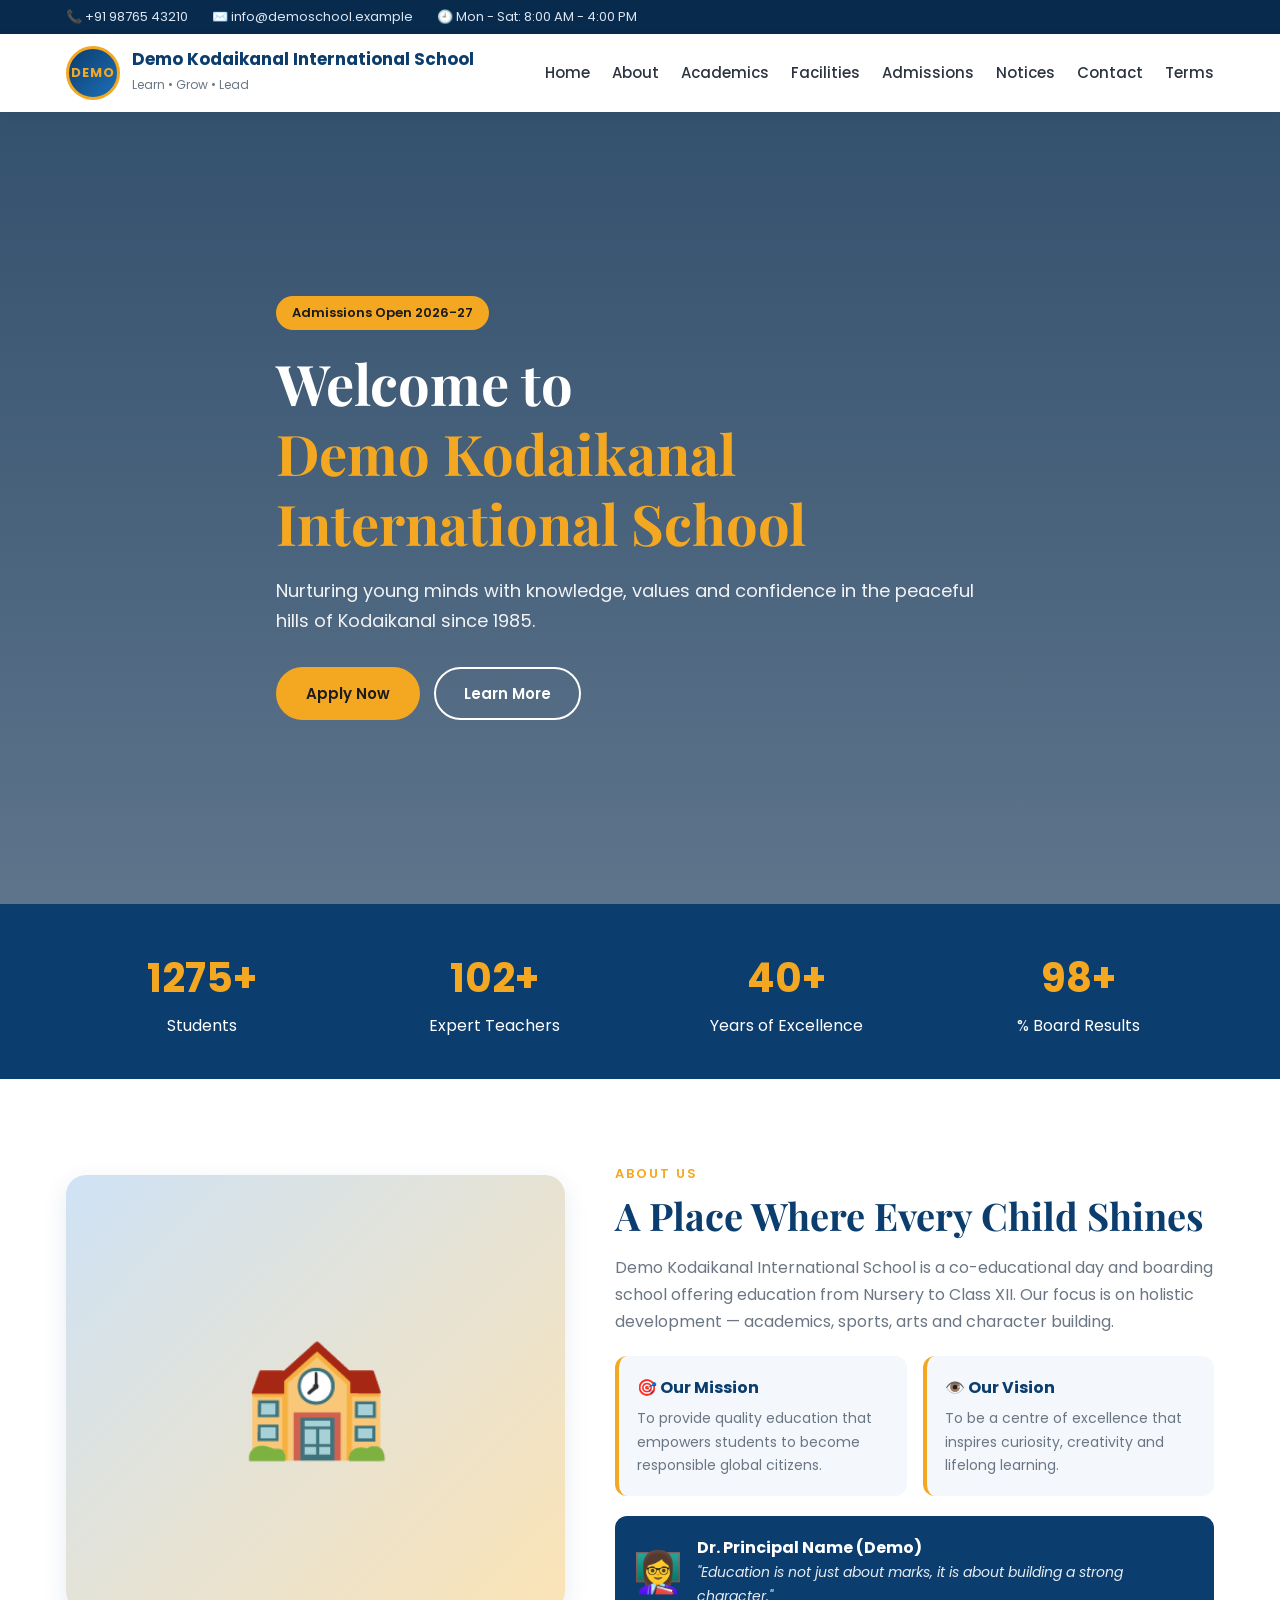
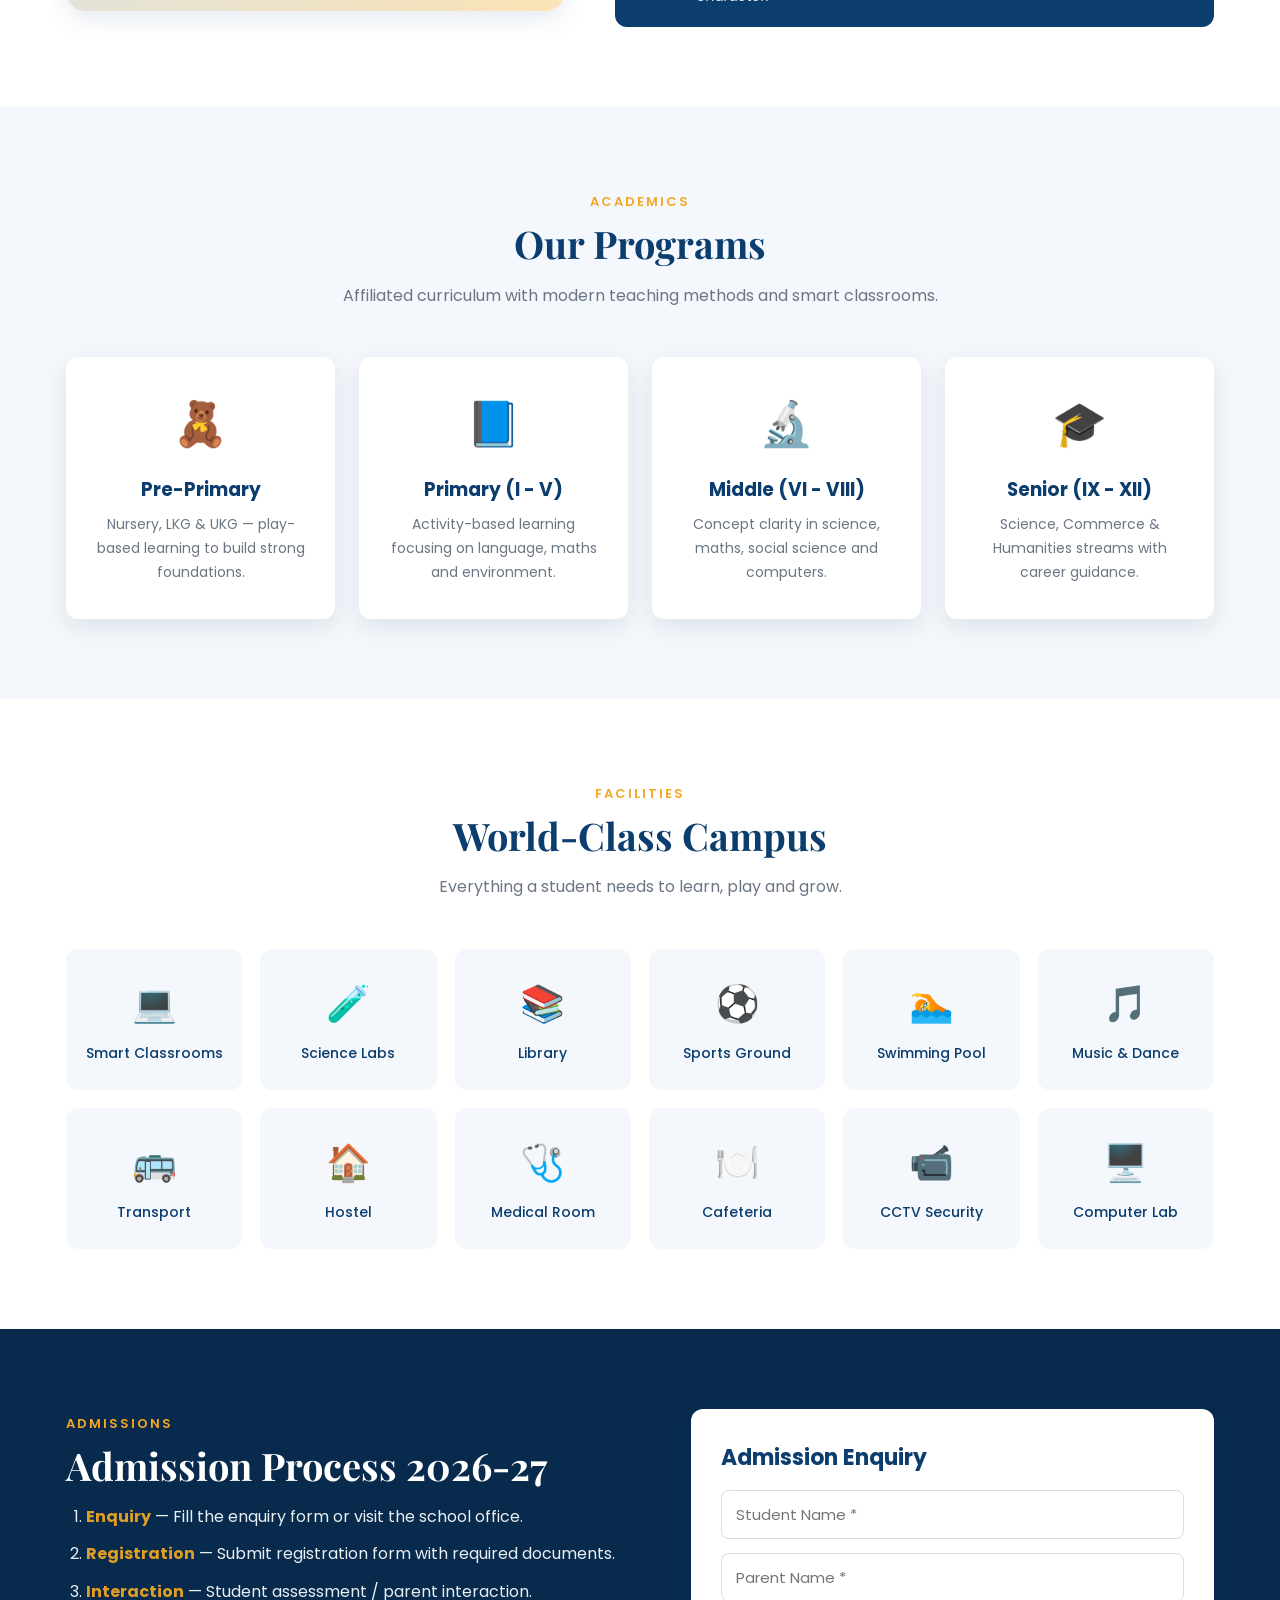
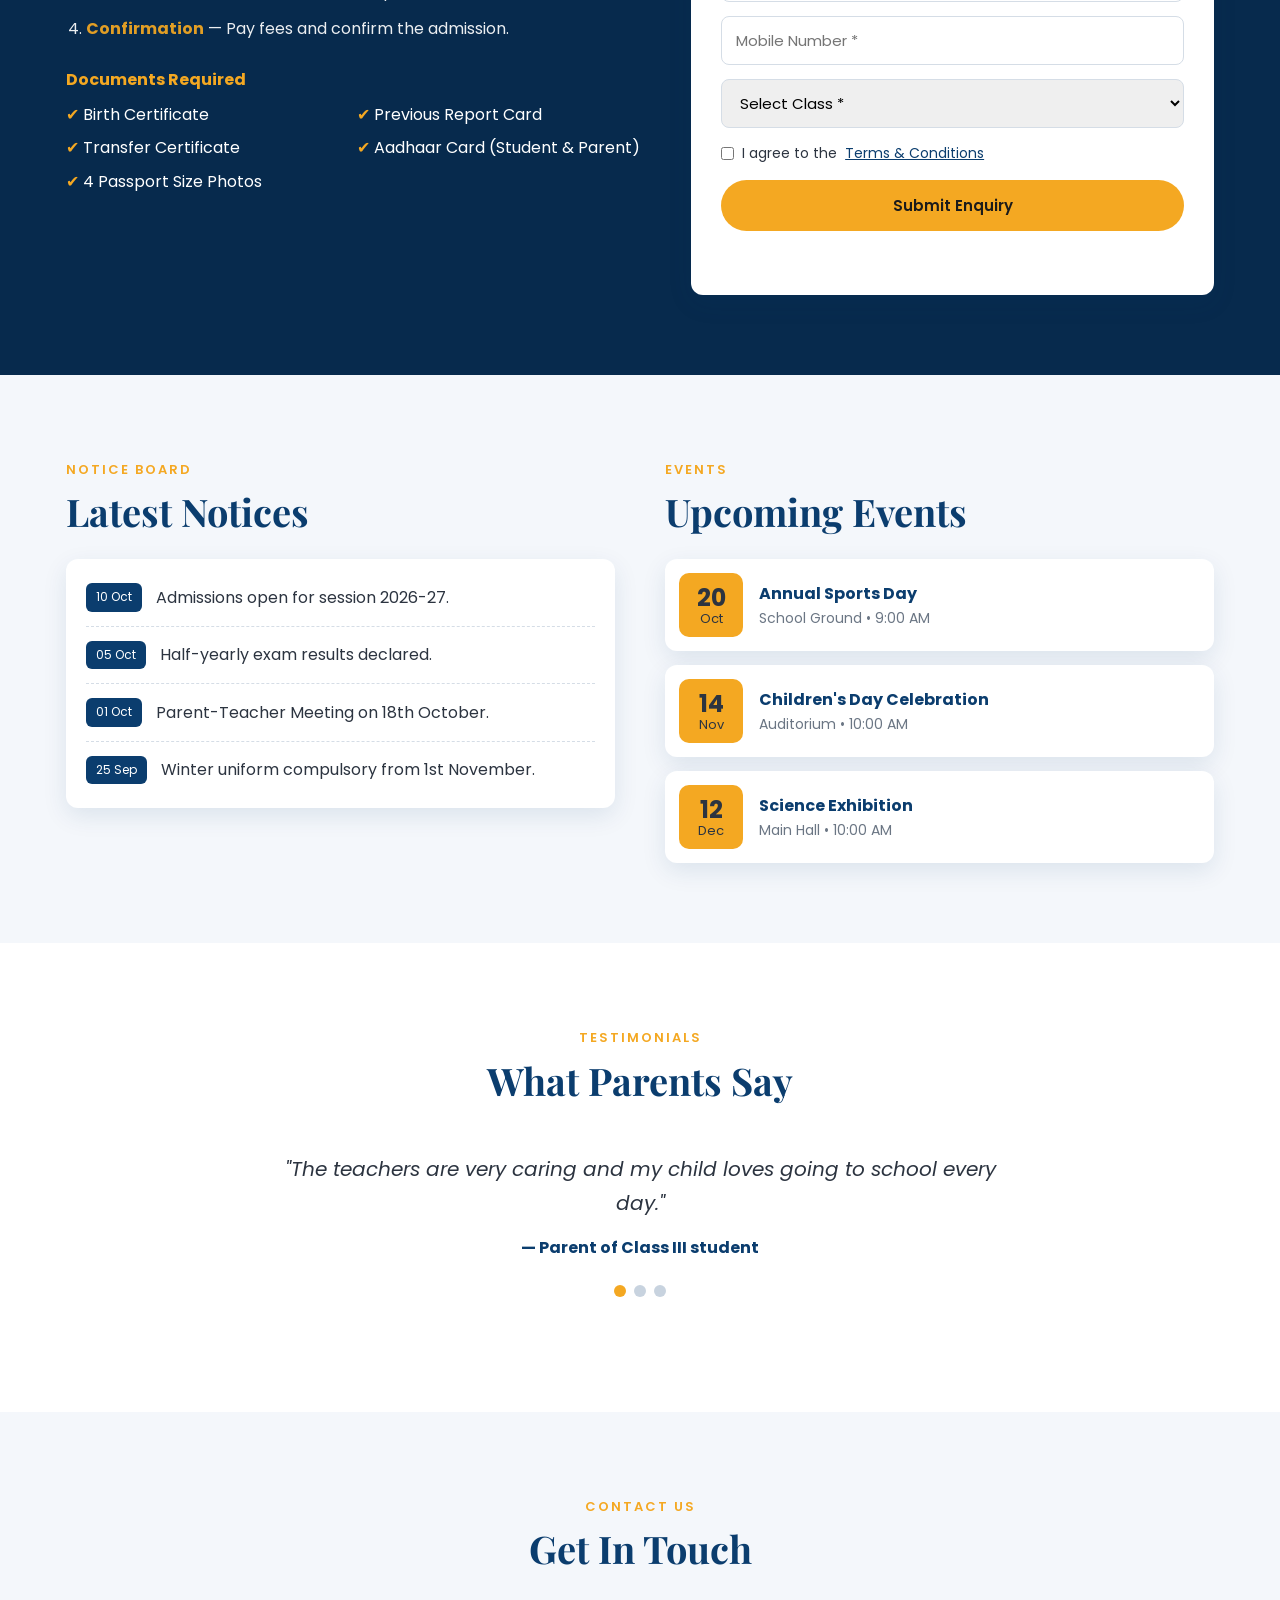
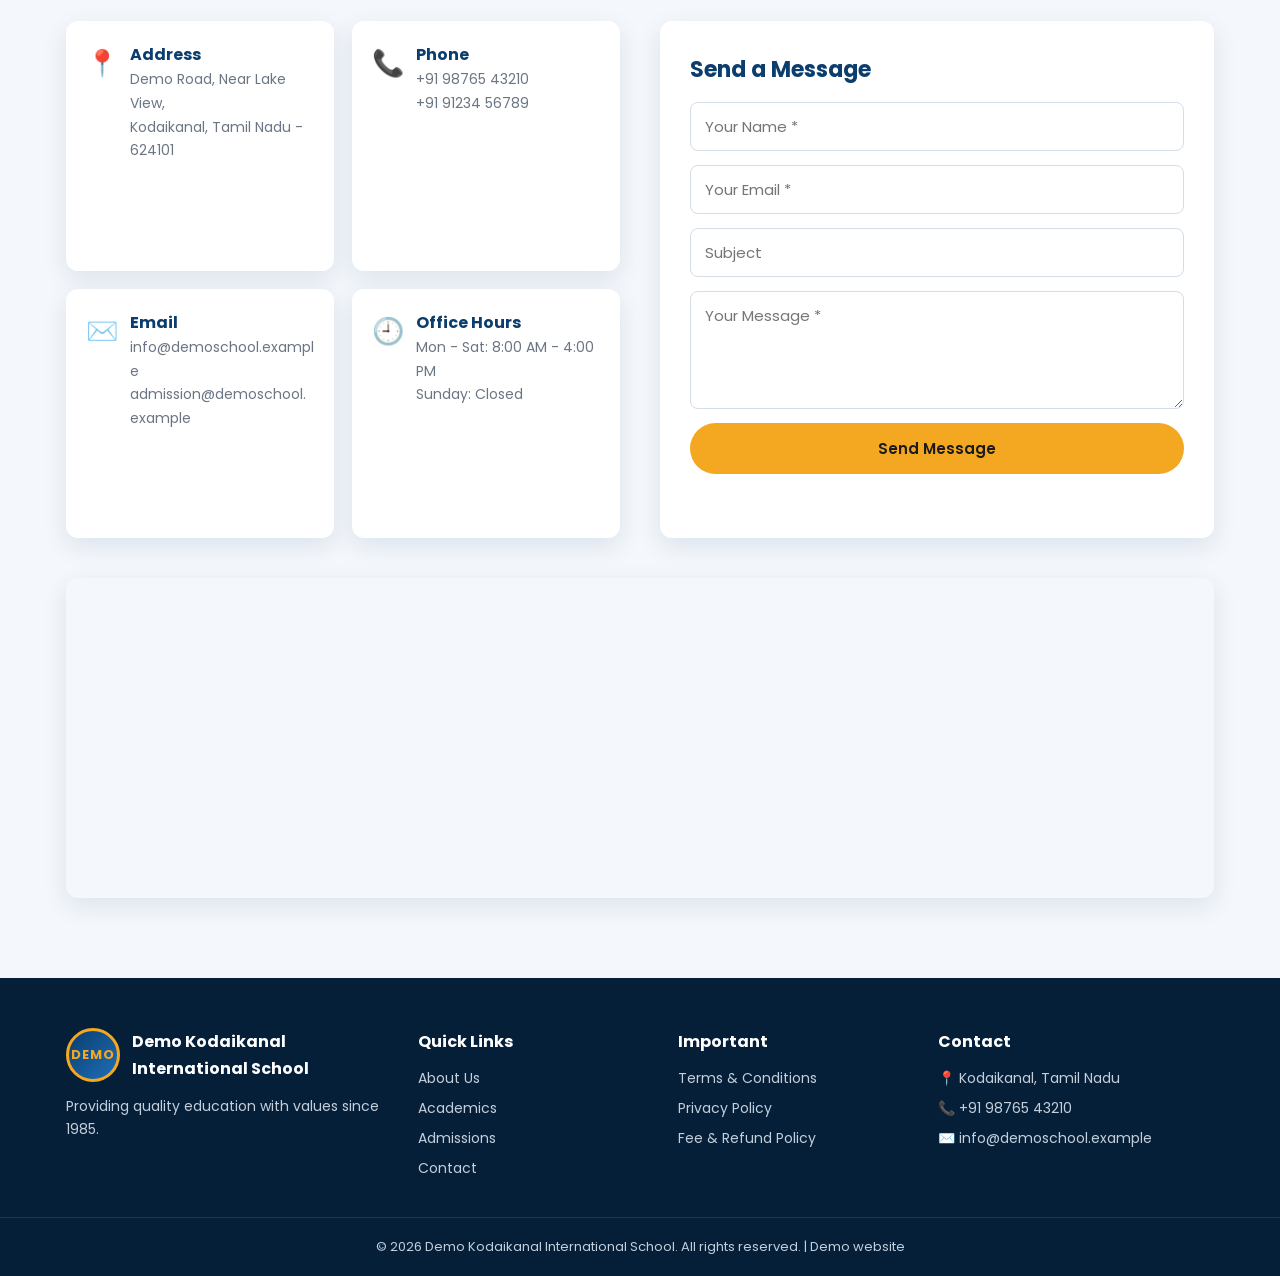
<file: index.html>
<!DOCTYPE html>
<html lang="en">
<head>
  <meta charset="UTF-8">
  <meta name="viewport" content="width=device-width, initial-scale=1.0">
  <title>Demo Kodaikanal International School</title>
  <meta name="description" content="Demo Kodaikanal International School - Quality education in the hills of Kodaikanal.">
  <link rel="preconnect" href="https://fonts.googleapis.com">
  <link href="https://fonts.googleapis.com/css2?family=Poppins:wght@400;500;600;700&family=Playfair+Display:wght@600;700&display=swap" rel="stylesheet">
  <link rel="stylesheet" href="style.css">
</head>
<body>

  <!-- Top Bar -->
  <div class="topbar">
    <div class="container topbar-inner">
      <span>📞 +91 98765 43210</span>
      <span>✉️ info@demoschool.example</span>
      <span class="hide-sm">🕘 Mon - Sat: 8:00 AM - 4:00 PM</span>
    </div>
  </div>

  <!-- Header -->
  <header class="header" id="header">
    <div class="container nav">
      <a href="#home" class="brand">
        <div class="logo">DEMO</div>
        <div class="brand-text">
          <strong>Demo Kodaikanal International School</strong>
          <small>Learn • Grow • Lead</small>
        </div>
      </a>
      <button class="menu-toggle" id="menuToggle" aria-label="Open menu">☰</button>
      <nav class="menu" id="menu">
        <a href="#home">Home</a>
        <a href="#about">About</a>
        <a href="#academics">Academics</a>
        <a href="#facilities">Facilities</a>
        <a href="#admissions">Admissions</a>
        <a href="#notices">Notices</a>
        <a href="#contact">Contact</a>
        <a href="terms.html">Terms</a>
      </nav>
    </div>
  </header>

  <!-- Hero -->
  <section class="hero" id="home">
    <div class="container hero-content">
      <span class="tag">Admissions Open 2026-27</span>
      <h1>Welcome to <br><span>Demo Kodaikanal International School</span></h1>
      <p>Nurturing young minds with knowledge, values and confidence in the peaceful hills of Kodaikanal since 1985.</p>
      <div class="hero-buttons">
        <a href="#admissions" class="btn btn-primary">Apply Now</a>
        <a href="#about" class="btn btn-outline">Learn More</a>
      </div>
    </div>
  </section>

  <!-- Stats -->
  <section class="stats">
    <div class="container stats-grid">
      <div class="stat"><h3 class="counter" data-target="1500">0</h3><p>Students</p></div>
      <div class="stat"><h3 class="counter" data-target="120">0</h3><p>Expert Teachers</p></div>
      <div class="stat"><h3 class="counter" data-target="40">0</h3><p>Years of Excellence</p></div>
      <div class="stat"><h3 class="counter" data-target="98">0</h3><p>% Board Results</p></div>
    </div>
  </section>

  <!-- About -->
  <section class="section" id="about">
    <div class="container about-grid">
      <div class="about-img">
        <div class="img-box">🏫</div>
      </div>
      <div>
        <span class="section-tag">About Us</span>
        <h2>A Place Where Every Child Shines</h2>
        <p>Demo Kodaikanal International School is a co-educational day and boarding school offering education from Nursery to Class XII. Our focus is on holistic development — academics, sports, arts and character building.</p>
        <div class="vm">
          <div class="vm-card">
            <h4>🎯 Our Mission</h4>
            <p>To provide quality education that empowers students to become responsible global citizens.</p>
          </div>
          <div class="vm-card">
            <h4>👁️ Our Vision</h4>
            <p>To be a centre of excellence that inspires curiosity, creativity and lifelong learning.</p>
          </div>
        </div>
        <div class="principal">
          <div class="avatar">👩‍🏫</div>
          <div>
            <strong>Dr. Principal Name (Demo)</strong>
            <p>"Education is not just about marks, it is about building a strong character."</p>
          </div>
        </div>
      </div>
    </div>
  </section>

  <!-- Academics -->
  <section class="section bg-light" id="academics">
    <div class="container">
      <div class="section-head">
        <span class="section-tag">Academics</span>
        <h2>Our Programs</h2>
        <p>Affiliated curriculum with modern teaching methods and smart classrooms.</p>
      </div>
      <div class="cards">
        <div class="card"><div class="icon">🧸</div><h3>Pre-Primary</h3><p>Nursery, LKG &amp; UKG — play-based learning to build strong foundations.</p></div>
        <div class="card"><div class="icon">📘</div><h3>Primary (I - V)</h3><p>Activity-based learning focusing on language, maths and environment.</p></div>
        <div class="card"><div class="icon">🔬</div><h3>Middle (VI - VIII)</h3><p>Concept clarity in science, maths, social science and computers.</p></div>
        <div class="card"><div class="icon">🎓</div><h3>Senior (IX - XII)</h3><p>Science, Commerce &amp; Humanities streams with career guidance.</p></div>
      </div>
    </div>
  </section>

  <!-- Facilities -->
  <section class="section" id="facilities">
    <div class="container">
      <div class="section-head">
        <span class="section-tag">Facilities</span>
        <h2>World-Class Campus</h2>
        <p>Everything a student needs to learn, play and grow.</p>
      </div>
      <div class="facility-grid">
        <div class="facility">💻<span>Smart Classrooms</span></div>
        <div class="facility">🧪<span>Science Labs</span></div>
        <div class="facility">📚<span>Library</span></div>
        <div class="facility">⚽<span>Sports Ground</span></div>
        <div class="facility">🏊<span>Swimming Pool</span></div>
        <div class="facility">🎵<span>Music &amp; Dance</span></div>
        <div class="facility">🚌<span>Transport</span></div>
        <div class="facility">🏠<span>Hostel</span></div>
        <div class="facility">🩺<span>Medical Room</span></div>
        <div class="facility">🍽️<span>Cafeteria</span></div>
        <div class="facility">📹<span>CCTV Security</span></div>
        <div class="facility">🖥️<span>Computer Lab</span></div>
      </div>
    </div>
  </section>

  <!-- Admissions -->
  <section class="section bg-dark" id="admissions">
    <div class="container admission-grid">
      <div>
        <span class="section-tag light">Admissions</span>
        <h2>Admission Process 2026-27</h2>
        <ol class="steps">
          <li><strong>Enquiry</strong> — Fill the enquiry form or visit the school office.</li>
          <li><strong>Registration</strong> — Submit registration form with required documents.</li>
          <li><strong>Interaction</strong> — Student assessment / parent interaction.</li>
          <li><strong>Confirmation</strong> — Pay fees and confirm the admission.</li>
        </ol>
        <h4>Documents Required</h4>
        <ul class="docs">
          <li>Birth Certificate</li>
          <li>Previous Report Card</li>
          <li>Transfer Certificate</li>
          <li>Aadhaar Card (Student &amp; Parent)</li>
          <li>4 Passport Size Photos</li>
        </ul>
      </div>
      <form class="form" id="admissionForm" novalidate>
        <h3>Admission Enquiry</h3>
        <input type="text" name="name" placeholder="Student Name *" required>
        <input type="text" name="parent" placeholder="Parent Name *" required>
        <input type="tel" name="phone" placeholder="Mobile Number *" required>
        <select name="class" required>
          <option value="">Select Class *</option>
          <option>Nursery</option><option>LKG</option><option>UKG</option>
          <option>Class I - V</option><option>Class VI - VIII</option>
          <option>Class IX - X</option><option>Class XI - XII</option>
        </select>
        <label class="check">
          <input type="checkbox" name="terms" required>
          I agree to the <a href="terms.html" target="_blank">Terms &amp; Conditions</a>
        </label>
        <button type="submit" class="btn btn-primary full">Submit Enquiry</button>
        <p class="form-msg" id="admissionMsg"></p>
      </form>
    </div>
  </section>

  <!-- Notices & Events -->
  <section class="section bg-light" id="notices">
    <div class="container notice-grid">
      <div>
        <div class="section-head left">
          <span class="section-tag">Notice Board</span>
          <h2>Latest Notices</h2>
        </div>
        <ul class="notices">
          <li><span class="date">10 Oct</span> Admissions open for session 2026-27.</li>
          <li><span class="date">05 Oct</span> Half-yearly exam results declared.</li>
          <li><span class="date">01 Oct</span> Parent-Teacher Meeting on 18th October.</li>
          <li><span class="date">25 Sep</span> Winter uniform compulsory from 1st November.</li>
        </ul>
      </div>
      <div>
        <div class="section-head left">
          <span class="section-tag">Events</span>
          <h2>Upcoming Events</h2>
        </div>
        <div class="events">
          <div class="event"><div class="ev-date"><b>20</b>Oct</div><div><h4>Annual Sports Day</h4><p>School Ground • 9:00 AM</p></div></div>
          <div class="event"><div class="ev-date"><b>14</b>Nov</div><div><h4>Children's Day Celebration</h4><p>Auditorium • 10:00 AM</p></div></div>
          <div class="event"><div class="ev-date"><b>12</b>Dec</div><div><h4>Science Exhibition</h4><p>Main Hall • 10:00 AM</p></div></div>
        </div>
      </div>
    </div>
  </section>

  <!-- Testimonials -->
  <section class="section" id="testimonials">
    <div class="container">
      <div class="section-head">
        <span class="section-tag">Testimonials</span>
        <h2>What Parents Say</h2>
      </div>
      <div class="slider">
        <div class="slide active"><p>"The teachers are very caring and my child loves going to school every day."</p><strong>— Parent of Class III student</strong></div>
        <div class="slide"><p>"Excellent facilities and a perfect balance of studies and extra-curricular activities."</p><strong>— Parent of Class VIII student</strong></div>
        <div class="slide"><p>"The hostel is safe and the environment of Kodaikanal is perfect for learning."</p><strong>— Parent of Class XI student</strong></div>
        <div class="dots" id="dots"></div>
      </div>
    </div>
  </section>

  <!-- Contact -->
  <section class="section bg-light" id="contact">
    <div class="container">
      <div class="section-head">
        <span class="section-tag">Contact Us</span>
        <h2>Get In Touch</h2>
      </div>
      <div class="contact-grid">
        <div class="contact-info">
          <div class="info"><span>📍</span><div><h4>Address</h4><p>Demo Road, Near Lake View,<br>Kodaikanal, Tamil Nadu - 624101</p></div></div>
          <div class="info"><span>📞</span><div><h4>Phone</h4><p>+91 98765 43210<br>+91 91234 56789</p></div></div>
          <div class="info"><span>✉️</span><div><h4>Email</h4><p>info@demoschool.example<br>admission@demoschool.example</p></div></div>
          <div class="info"><span>🕘</span><div><h4>Office Hours</h4><p>Mon - Sat: 8:00 AM - 4:00 PM<br>Sunday: Closed</p></div></div>
        </div>
        <form class="form" id="contactForm" novalidate>
          <h3>Send a Message</h3>
          <input type="text" name="name" placeholder="Your Name *" required>
          <input type="email" name="email" placeholder="Your Email *" required>
          <input type="text" name="subject" placeholder="Subject">
          <textarea name="message" rows="4" placeholder="Your Message *" required></textarea>
          <button type="submit" class="btn btn-primary full">Send Message</button>
          <p class="form-msg" id="contactMsg"></p>
        </form>
      </div>
      <div class="map">
        <iframe src="https://www.google.com/maps?q=Kodaikanal,Tamil+Nadu&output=embed" loading="lazy" title="Map"></iframe>
      </div>
    </div>
  </section>

  <!-- Footer -->
  <footer class="footer">
    <div class="container footer-grid">
      <div>
        <div class="brand">
          <div class="logo">DEMO</div>
          <strong>Demo Kodaikanal International School</strong>
        </div>
        <p>Providing quality education with values since 1985.</p>
      </div>
      <div>
        <h4>Quick Links</h4>
        <a href="#about">About Us</a>
        <a href="#academics">Academics</a>
        <a href="#admissions">Admissions</a>
        <a href="#contact">Contact</a>
      </div>
      <div>
        <h4>Important</h4>
        <a href="terms.html">Terms &amp; Conditions</a>
        <a href="terms.html#privacy">Privacy Policy</a>
        <a href="terms.html#fees">Fee &amp; Refund Policy</a>
      </div>
      <div>
        <h4>Contact</h4>
        <p>📍 Kodaikanal, Tamil Nadu</p>
        <p>📞 +91 98765 43210</p>
        <p>✉️ info@demoschool.example</p>
      </div>
    </div>
    <div class="copyright">
      © <span id="year"></span> Demo Kodaikanal International School. All rights reserved. | Demo website
    </div>
  </footer>

  <!-- <button class="to-top" id="toTop" aria-label="Back to top">↑</button> -->
  <script src="https://dev-ai-service.edustoke.com/widget?botId=bot_uu2rz1o1" defer></script>
  <script src="script.js"></script>
</body>
</html>
</file>
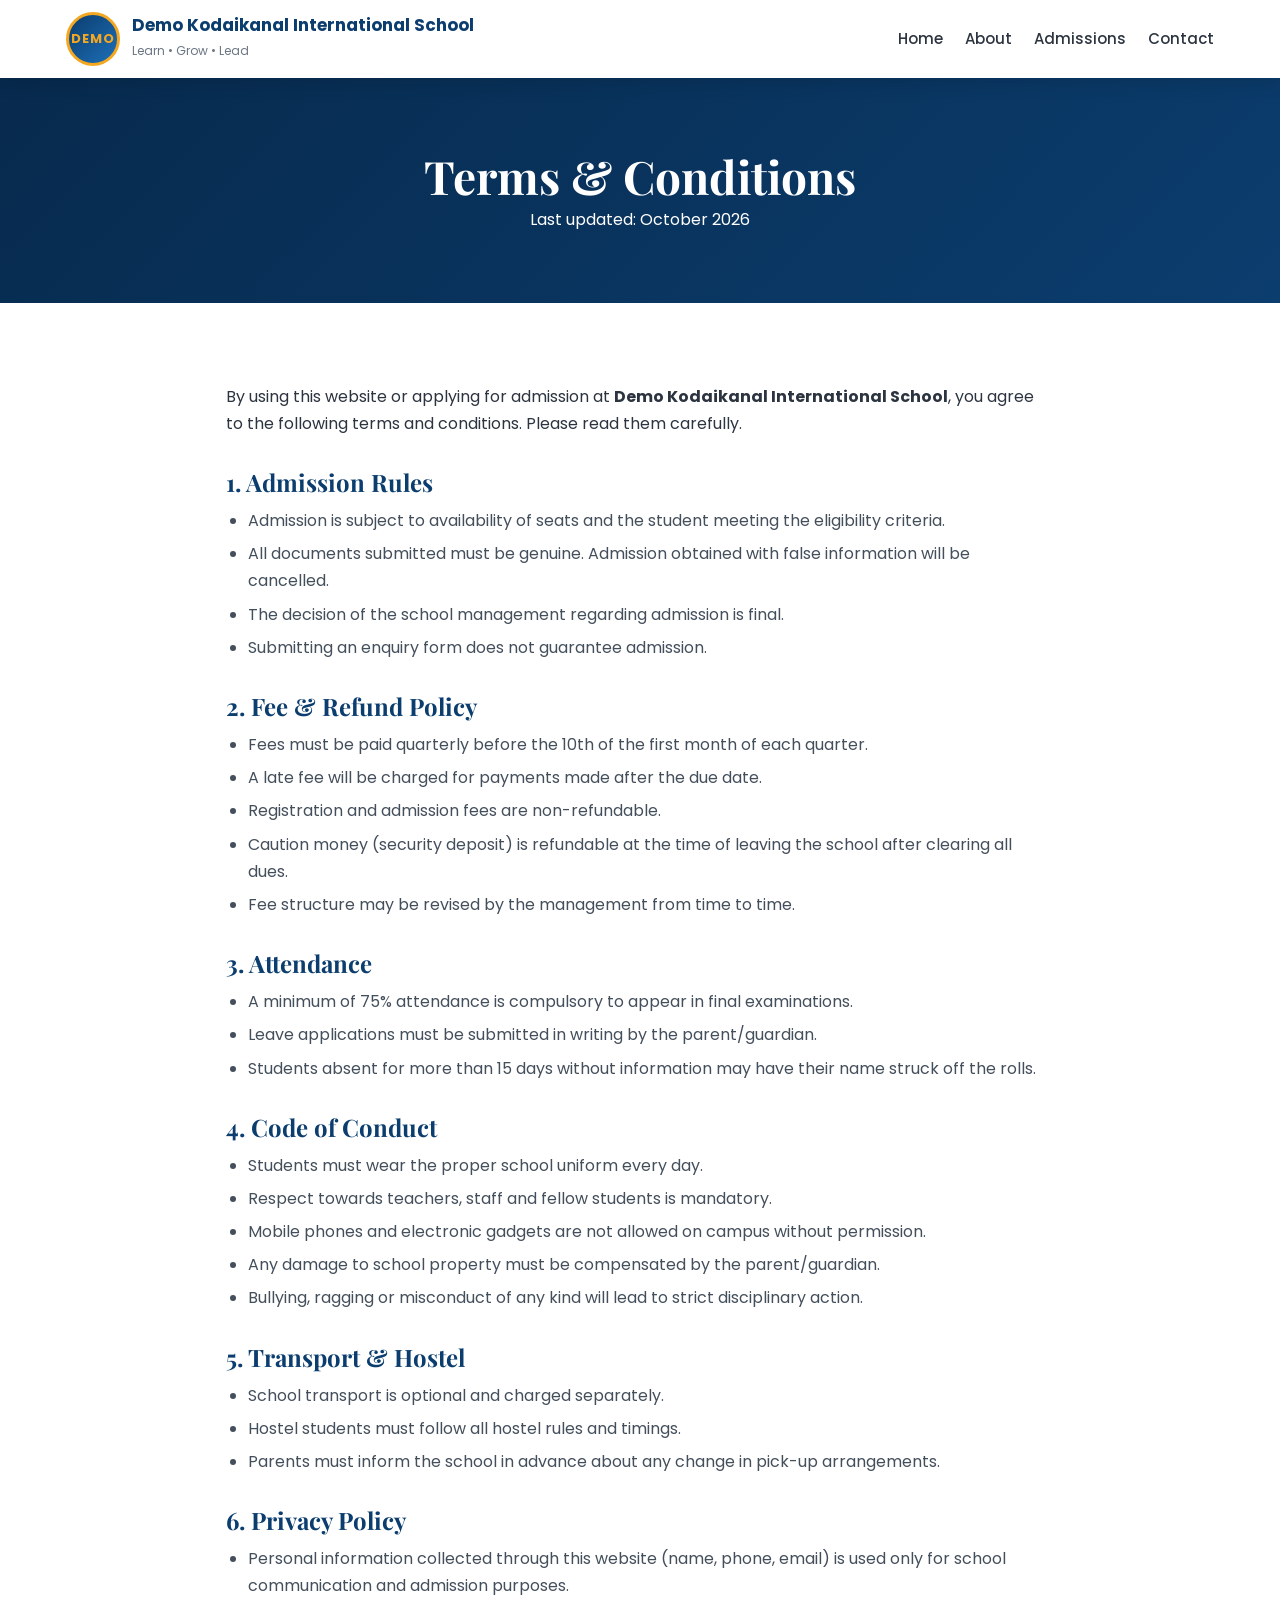
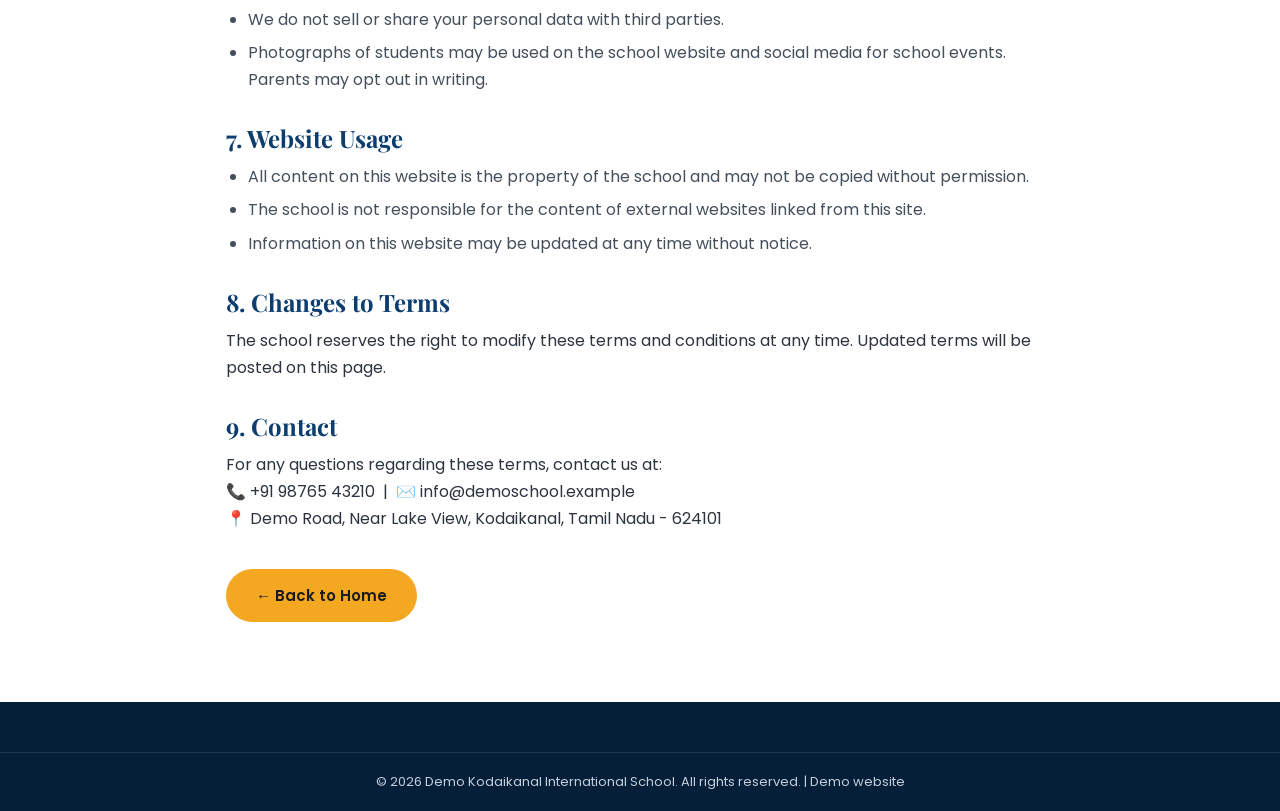
<file: terms.html>
<!DOCTYPE html>
<html lang="en">
<head>
  <meta charset="UTF-8">
  <meta name="viewport" content="width=device-width, initial-scale=1.0">
  <title>Terms &amp; Conditions - Demo Kodaikanal International School</title>
  <link href="https://fonts.googleapis.com/css2?family=Poppins:wght@400;500;600;700&family=Playfair+Display:wght@600;700&display=swap" rel="stylesheet">
  <link rel="stylesheet" href="style.css">
</head>
<body>

  <header class="header scrolled">
    <div class="container nav">
      <a href="index.html" class="brand">
        <div class="logo">DEMO</div>
        <div class="brand-text">
          <strong>Demo Kodaikanal International School</strong>
          <small>Learn • Grow • Lead</small>
        </div>
      </a>
      <button class="menu-toggle" id="menuToggle" aria-label="Open menu">☰</button>
      <nav class="menu" id="menu">
        <a href="index.html">Home</a>
        <a href="index.html#about">About</a>
        <a href="index.html#admissions">Admissions</a>
        <a href="index.html#contact">Contact</a>
      </nav>
    </div>
  </header>

  <section class="page-banner">
    <h1>Terms &amp; Conditions</h1>
    <p>Last updated: October 2026</p>
  </section>

  <section class="section">
    <div class="container terms">
      <p>By using this website or applying for admission at <strong>Demo Kodaikanal International School</strong>, you agree to the following terms and conditions. Please read them carefully.</p>

      <h2>1. Admission Rules</h2>
      <ul>
        <li>Admission is subject to availability of seats and the student meeting the eligibility criteria.</li>
        <li>All documents submitted must be genuine. Admission obtained with false information will be cancelled.</li>
        <li>The decision of the school management regarding admission is final.</li>
        <li>Submitting an enquiry form does not guarantee admission.</li>
      </ul>

      <h2 id="fees">2. Fee &amp; Refund Policy</h2>
      <ul>
        <li>Fees must be paid quarterly before the 10th of the first month of each quarter.</li>
        <li>A late fee will be charged for payments made after the due date.</li>
        <li>Registration and admission fees are non-refundable.</li>
        <li>Caution money (security deposit) is refundable at the time of leaving the school after clearing all dues.</li>
        <li>Fee structure may be revised by the management from time to time.</li>
      </ul>

      <h2>3. Attendance</h2>
      <ul>
        <li>A minimum of 75% attendance is compulsory to appear in final examinations.</li>
        <li>Leave applications must be submitted in writing by the parent/guardian.</li>
        <li>Students absent for more than 15 days without information may have their name struck off the rolls.</li>
      </ul>

      <h2>4. Code of Conduct</h2>
      <ul>
        <li>Students must wear the proper school uniform every day.</li>
        <li>Respect towards teachers, staff and fellow students is mandatory.</li>
        <li>Mobile phones and electronic gadgets are not allowed on campus without permission.</li>
        <li>Any damage to school property must be compensated by the parent/guardian.</li>
        <li>Bullying, ragging or misconduct of any kind will lead to strict disciplinary action.</li>
      </ul>

      <h2>5. Transport &amp; Hostel</h2>
      <ul>
        <li>School transport is optional and charged separately.</li>
        <li>Hostel students must follow all hostel rules and timings.</li>
        <li>Parents must inform the school in advance about any change in pick-up arrangements.</li>
      </ul>

      <h2 id="privacy">6. Privacy Policy</h2>
      <ul>
        <li>Personal information collected through this website (name, phone, email) is used only for school communication and admission purposes.</li>
        <li>We do not sell or share your personal data with third parties.</li>
        <li>Photographs of students may be used on the school website and social media for school events. Parents may opt out in writing.</li>
      </ul>

      <h2>7. Website Usage</h2>
      <ul>
        <li>All content on this website is the property of the school and may not be copied without permission.</li>
        <li>The school is not responsible for the content of external websites linked from this site.</li>
        <li>Information on this website may be updated at any time without notice.</li>
      </ul>

      <h2>8. Changes to Terms</h2>
      <p>The school reserves the right to modify these terms and conditions at any time. Updated terms will be posted on this page.</p>

      <h2>9. Contact</h2>
      <p>For any questions regarding these terms, contact us at:<br>
        📞 +91 98765 43210 &nbsp;|&nbsp; ✉️ info@demoschool.example<br>
        📍 Demo Road, Near Lake View, Kodaikanal, Tamil Nadu - 624101</p>

      <a href="index.html" class="btn btn-primary">← Back to Home</a>
    </div>
  </section>

  <footer class="footer">
    <div class="copyright">
      © <span id="year"></span> Demo Kodaikanal International School. All rights reserved. | Demo website
    </div>
  </footer>

  <script src="script.js"></script>
</body>
</html>
</file>
<file: style.css>
:root {
  --primary: #0b3d6e;
  --primary-dark: #072a4d;
  --accent: #f4a822;
  --text: #2c3440;
  --muted: #6b7684;
  --light: #f4f7fb;
  --white: #ffffff;
  --radius: 12px;
  --shadow: 0 8px 24px rgba(11, 61, 110, 0.10);
}

* { margin: 0; padding: 0; box-sizing: border-box; }
html { scroll-behavior: smooth; scroll-padding-top: 80px; }
body { font-family: 'Poppins', sans-serif; color: var(--text); line-height: 1.7; background: var(--white); }
a { color: inherit; text-decoration: none; }
h1, h2 { font-family: 'Playfair Display', serif; line-height: 1.25; }
.container { width: 100%; max-width: 1180px; margin: 0 auto; padding: 0 16px; }

/* Buttons */
.btn { display: inline-block; padding: 12px 28px; border-radius: 30px; font-weight: 600; border: 2px solid transparent; cursor: pointer; transition: .3s; font-family: inherit; font-size: 15px; }
.btn-primary { background: var(--accent); color: #1b1b1b; }
.btn-primary:hover { background: #e0951a; transform: translateY(-2px); }
.btn-outline { border-color: var(--white); color: var(--white); }
.btn-outline:hover { background: var(--white); color: var(--primary); }
.full { width: 100%; }

/* Top bar */
.topbar { background: var(--primary-dark); color: #dbe6f2; font-size: 13px; padding: 6px 0; }
.topbar-inner { display: flex; gap: 24px; flex-wrap: wrap; }

/* Header */
.header { position: sticky; top: 0; z-index: 100; background: var(--white); box-shadow: 0 2px 10px rgba(0,0,0,.06); transition: .3s; }
.header.scrolled { box-shadow: 0 4px 18px rgba(0,0,0,.12); }
.nav { display: flex; align-items: center; justify-content: space-between; padding: 12px 16px; }
.brand { display: flex; align-items: center; gap: 12px; }
.logo {
  width: 54px; height: 54px; border-radius: 50%;
  background: linear-gradient(135deg, var(--primary), #1d6fb8);
  color: var(--accent); font-weight: 700; font-size: 13px; letter-spacing: 1px;
  display: grid; place-items: center; border: 3px solid var(--accent); flex-shrink: 0;
}
.brand-text strong { display: block; color: var(--primary); font-size: 17px; line-height: 1.2; }
.brand-text small { color: var(--muted); font-size: 12px; }
.menu { display: flex; gap: 22px; }
.menu a { font-weight: 500; font-size: 15px; position: relative; padding: 4px 0; }
.menu a::after { content: ''; position: absolute; left: 0; bottom: 0; width: 0; height: 2px; background: var(--accent); transition: .3s; }
.menu a:hover::after, .menu a.active::after { width: 100%; }
.menu a.active { color: var(--primary); }
.menu-toggle { display: none; background: none; border: none; font-size: 28px; color: var(--primary); cursor: pointer; }

/* Hero */
.hero {
  min-height: 88vh; display: flex; align-items: center; color: var(--white);
  background: linear-gradient(rgba(7,42,77,.82), rgba(7,42,77,.65)),
              url('https://images.unsplash.com/photo-1580582932707-520aed937b7b?w=1600') center/cover no-repeat;
}
.hero-content { max-width: 760px; }
.tag { display: inline-block; background: var(--accent); color: #1b1b1b; padding: 6px 16px; border-radius: 20px; font-size: 13px; font-weight: 600; margin-bottom: 18px; }
.hero h1 { font-size: clamp(32px, 5vw, 56px); margin-bottom: 18px; }
.hero h1 span { color: var(--accent); }
.hero p { font-size: 18px; opacity: .92; margin-bottom: 30px; }
.hero-buttons { display: flex; gap: 14px; flex-wrap: wrap; }

/* Stats */
.stats { background: var(--primary); color: var(--white); padding: 40px 0; }
.stats-grid { display: grid; grid-template-columns: repeat(4, 1fr); gap: 20px; text-align: center; }
.stat h3 { font-size: 40px; color: var(--accent); }

/* Sections */
.section { padding: 80px 0; }
.bg-light { background: var(--light); }
.bg-dark { background: var(--primary-dark); color: var(--white); }
.section-head { text-align: center; max-width: 640px; margin: 0 auto 48px; }
.section-head.left { text-align: left; margin: 0 0 24px; }
.section-tag { color: var(--accent); font-weight: 600; text-transform: uppercase; font-size: 13px; letter-spacing: 2px; }
.section h2 { font-size: clamp(26px, 3.5vw, 38px); margin: 6px 0 14px; color: var(--primary); }
.bg-dark h2 { color: var(--white); }
.section-head p { color: var(--muted); }

/* About */
.about-grid { display: grid; grid-template-columns: 1fr 1.2fr; gap: 50px; align-items: center; }
.img-box { aspect-ratio: 4/3.5; border-radius: 20px; background: linear-gradient(135deg, #cfe2f5, #fbe3b5); display: grid; place-items: center; font-size: 120px; box-shadow: var(--shadow); }
.about-grid > div > p { color: var(--muted); margin-bottom: 20px; }
.vm { display: grid; grid-template-columns: 1fr 1fr; gap: 16px; margin-bottom: 20px; }
.vm-card { background: var(--light); padding: 18px; border-radius: var(--radius); border-left: 4px solid var(--accent); }
.vm-card h4 { color: var(--primary); margin-bottom: 6px; }
.vm-card p { font-size: 14px; color: var(--muted); }
.principal { display: flex; gap: 14px; align-items: center; background: var(--primary); color: var(--white); padding: 18px; border-radius: var(--radius); }
.principal .avatar { font-size: 40px; }
.principal p { font-style: italic; font-size: 14px; opacity: .9; }

/* Cards */
.cards { display: grid; grid-template-columns: repeat(4, 1fr); gap: 24px; }
.card { background: var(--white); padding: 30px 24px; border-radius: var(--radius); box-shadow: var(--shadow); text-align: center; transition: .3s; border-bottom: 4px solid transparent; }
.card:hover { transform: translateY(-8px); border-color: var(--accent); }
.card .icon { font-size: 44px; margin-bottom: 12px; }
.card h3 { color: var(--primary); margin-bottom: 8px; }
.card p { color: var(--muted); font-size: 14px; }

/* Facilities */
.facility-grid { display: grid; grid-template-columns: repeat(6, 1fr); gap: 18px; }
.facility { background: var(--light); border-radius: var(--radius); padding: 24px 10px; text-align: center; font-size: 36px; transition: .3s; }
.facility span { display: block; font-size: 14px; font-weight: 500; margin-top: 8px; color: var(--primary); }
.facility:hover { background: var(--primary); }
.facility:hover span { color: var(--white); }

/* Admissions */
.admission-grid { display: grid; grid-template-columns: 1.1fr 1fr; gap: 50px; align-items: start; }
.steps { padding-left: 20px; margin: 10px 0 24px; }
.steps li { margin-bottom: 10px; opacity: .92; }
.steps strong { color: var(--accent); }
.bg-dark h4 { color: var(--accent); margin-bottom: 8px; }
.docs { list-style: none; display: grid; grid-template-columns: 1fr 1fr; gap: 6px; }
.docs li::before { content: '✔ '; color: var(--accent); }

/* Forms */
.form { background: var(--white); color: var(--text); padding: 30px; border-radius: var(--radius); box-shadow: var(--shadow); display: flex; flex-direction: column; gap: 14px; }
.form h3 { color: var(--primary); font-size: 22px; }
.form input, .form select, .form textarea { width: 100%; padding: 12px 14px; border: 1px solid #d5dde6; border-radius: 8px; font-family: inherit; font-size: 15px; outline: none; transition: .2s; }
.form input:focus, .form select:focus, .form textarea:focus { border-color: var(--primary); box-shadow: 0 0 0 3px rgba(11,61,110,.12); }
.form .invalid { border-color: #d93025; }
.check { display: flex; gap: 8px; align-items: center; font-size: 14px; }
.check input { width: auto; }
.check a { color: var(--primary); text-decoration: underline; }
.form-msg { font-size: 14px; font-weight: 500; min-height: 20px; }
.form-msg.success { color: #188038; }
.form-msg.error { color: #d93025; }

/* Notices & Events */
.notice-grid { display: grid; grid-template-columns: 1fr 1fr; gap: 50px; }
.notices { list-style: none; background: var(--white); border-radius: var(--radius); box-shadow: var(--shadow); padding: 10px 20px; }
.notices li { padding: 14px 0; border-bottom: 1px dashed #d5dde6; display: flex; gap: 14px; align-items: center; }
.notices li:last-child { border-bottom: none; }
.date { background: var(--primary); color: var(--white); font-size: 12px; padding: 4px 10px; border-radius: 6px; white-space: nowrap; }
.events { display: flex; flex-direction: column; gap: 14px; }
.event { display: flex; gap: 16px; align-items: center; background: var(--white); padding: 14px; border-radius: var(--radius); box-shadow: var(--shadow); }
.ev-date { background: var(--accent); border-radius: 10px; width: 64px; height: 64px; display: flex; flex-direction: column; align-items: center; justify-content: center; font-size: 13px; flex-shrink: 0; line-height: 1.1; }
.ev-date b { font-size: 24px; }
.event h4 { color: var(--primary); }
.event p { color: var(--muted); font-size: 14px; }

/* Testimonials */
.slider { max-width: 720px; margin: 0 auto; text-align: center; position: relative; min-height: 180px; }
.slide { display: none; animation: fade .6s; }
.slide.active { display: block; }
.slide p { font-size: 20px; font-style: italic; margin-bottom: 14px; }
.slide strong { color: var(--primary); }
.dots { margin-top: 24px; display: flex; justify-content: center; gap: 8px; }
.dots button { width: 12px; height: 12px; border-radius: 50%; border: none; background: #c8d3df; cursor: pointer; }
.dots button.active { background: var(--accent); }
@keyframes fade { from { opacity: 0; transform: translateY(10px); } to { opacity: 1; transform: none; } }

/* Contact */
.contact-grid { display: grid; grid-template-columns: 1fr 1fr; gap: 40px; }
.contact-info { display: grid; grid-template-columns: 1fr 1fr; gap: 18px; }
.info { background: var(--white); padding: 20px; border-radius: var(--radius); box-shadow: var(--shadow); display: flex; gap: 12px; }
.info > span { font-size: 26px; }
.info h4 { color: var(--primary); }
.info p { font-size: 14px; color: var(--muted); word-break: break-word; }
.map { margin-top: 40px; border-radius: var(--radius); overflow: hidden; box-shadow: var(--shadow); }
.map iframe { width: 100%; height: 320px; border: 0; display: block; }

/* Footer */
.footer { background: #061f39; color: #c3cfdb; padding-top: 50px; }
.footer-grid { display: grid; grid-template-columns: 1.4fr 1fr 1fr 1.2fr; gap: 30px; padding-bottom: 30px; }
.footer .brand { margin-bottom: 12px; }
.footer .brand strong { color: var(--white); }
.footer h4 { color: var(--white); margin-bottom: 12px; }
.footer a { display: block; margin-bottom: 6px; font-size: 14px; }
.footer a:hover { color: var(--accent); }
.footer p { font-size: 14px; margin-bottom: 6px; }
.copyright { border-top: 1px solid rgba(255,255,255,.1); text-align: center; padding: 18px 16px; font-size: 13px; }

/* Back to top */
.to-top { position: fixed; right: 20px; bottom: 20px; width: 46px; height: 46px; border-radius: 50%; border: none; background: var(--accent); font-size: 20px; font-weight: 700; cursor: pointer; box-shadow: var(--shadow); opacity: 0; visibility: hidden; transition: .3s; }
.to-top.show { opacity: 1; visibility: visible; }

/* Terms page */
.page-banner { background: linear-gradient(135deg, var(--primary-dark), var(--primary)); color: var(--white); text-align: center; padding: 70px 16px; }
.page-banner h1 { font-size: clamp(30px, 5vw, 46px); }
.terms { max-width: 860px; }
.terms h2 { font-size: 24px; margin: 30px 0 10px; }
.terms ul { padding-left: 22px; }
.terms li { margin-bottom: 6px; color: #444f5c; }
.terms p { margin-bottom: 12px; }
.terms .btn { margin-top: 24px; }

/* Reveal animation */
.reveal { opacity: 0; transform: translateY(30px); transition: .7s ease; }
.reveal.visible { opacity: 1; transform: none; }

/* Responsive */
@media (max-width: 1024px) {
  .cards { grid-template-columns: repeat(2, 1fr); }
  .facility-grid { grid-template-columns: repeat(4, 1fr); }
  .footer-grid { grid-template-columns: 1fr 1fr; }
}
@media (max-width: 900px) {
  .menu-toggle { display: block; }
  .menu { position: absolute; top: 100%; left: 0; right: 0; background: var(--white); flex-direction: column; gap: 0; max-height: 0; overflow: hidden; transition: max-height .4s; box-shadow: 0 8px 16px rgba(0,0,0,.08); }
  .menu.open { max-height: 500px; }
  .menu a { padding: 12px 20px; border-top: 1px solid #eef2f6; }
  .menu a::after { display: none; }
  .about-grid, .admission-grid, .notice-grid, .contact-grid { grid-template-columns: 1fr; }
  .stats-grid { grid-template-columns: repeat(2, 1fr); }
}
@media (max-width: 600px) {
  .hide-sm { display: none; }
  .brand-text strong { font-size: 14px; }
  .logo { width: 46px; height: 46px; font-size: 11px; }
  .section { padding: 60px 0; }
  .cards, .vm, .contact-info, .docs, .footer-grid { grid-template-columns: 1fr; }
  .facility-grid { grid-template-columns: repeat(2, 1fr); }
  .form { padding: 22px; }
  .hero p { font-size: 16px; }
}
</file>
